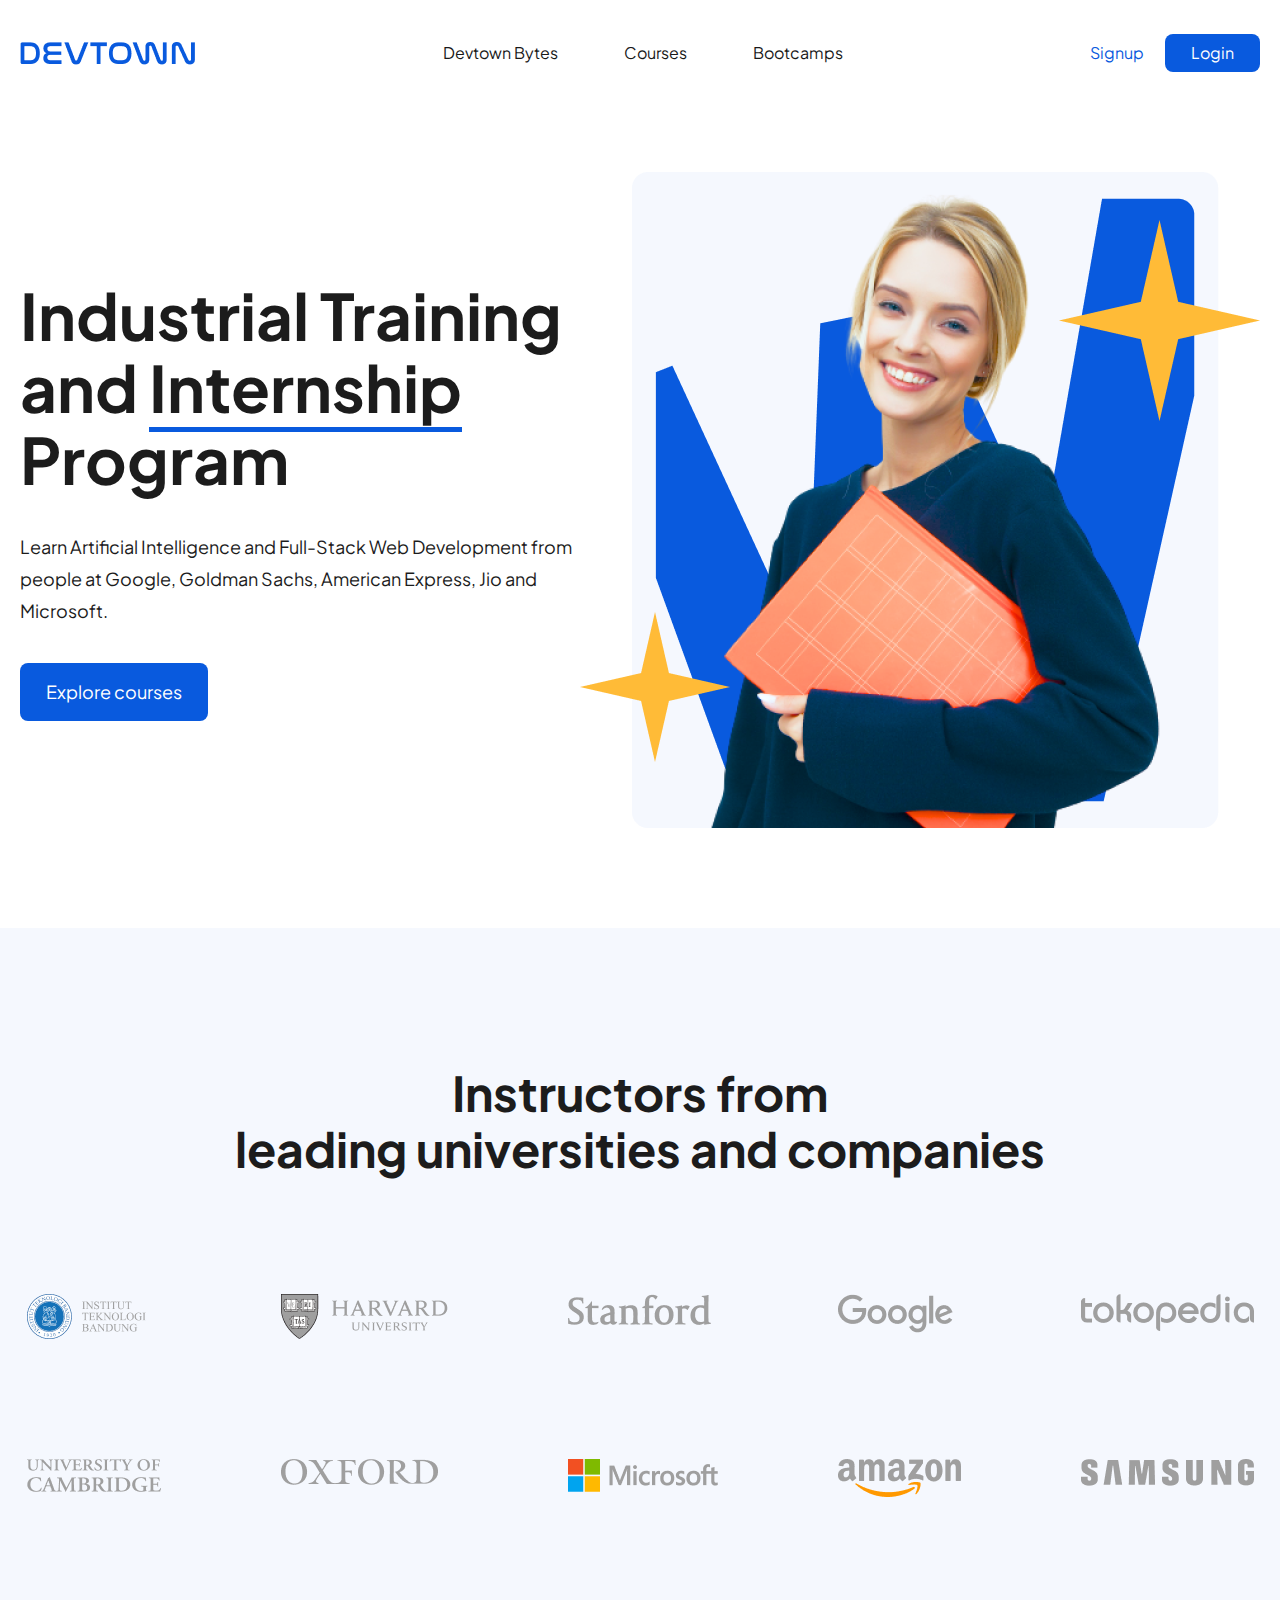
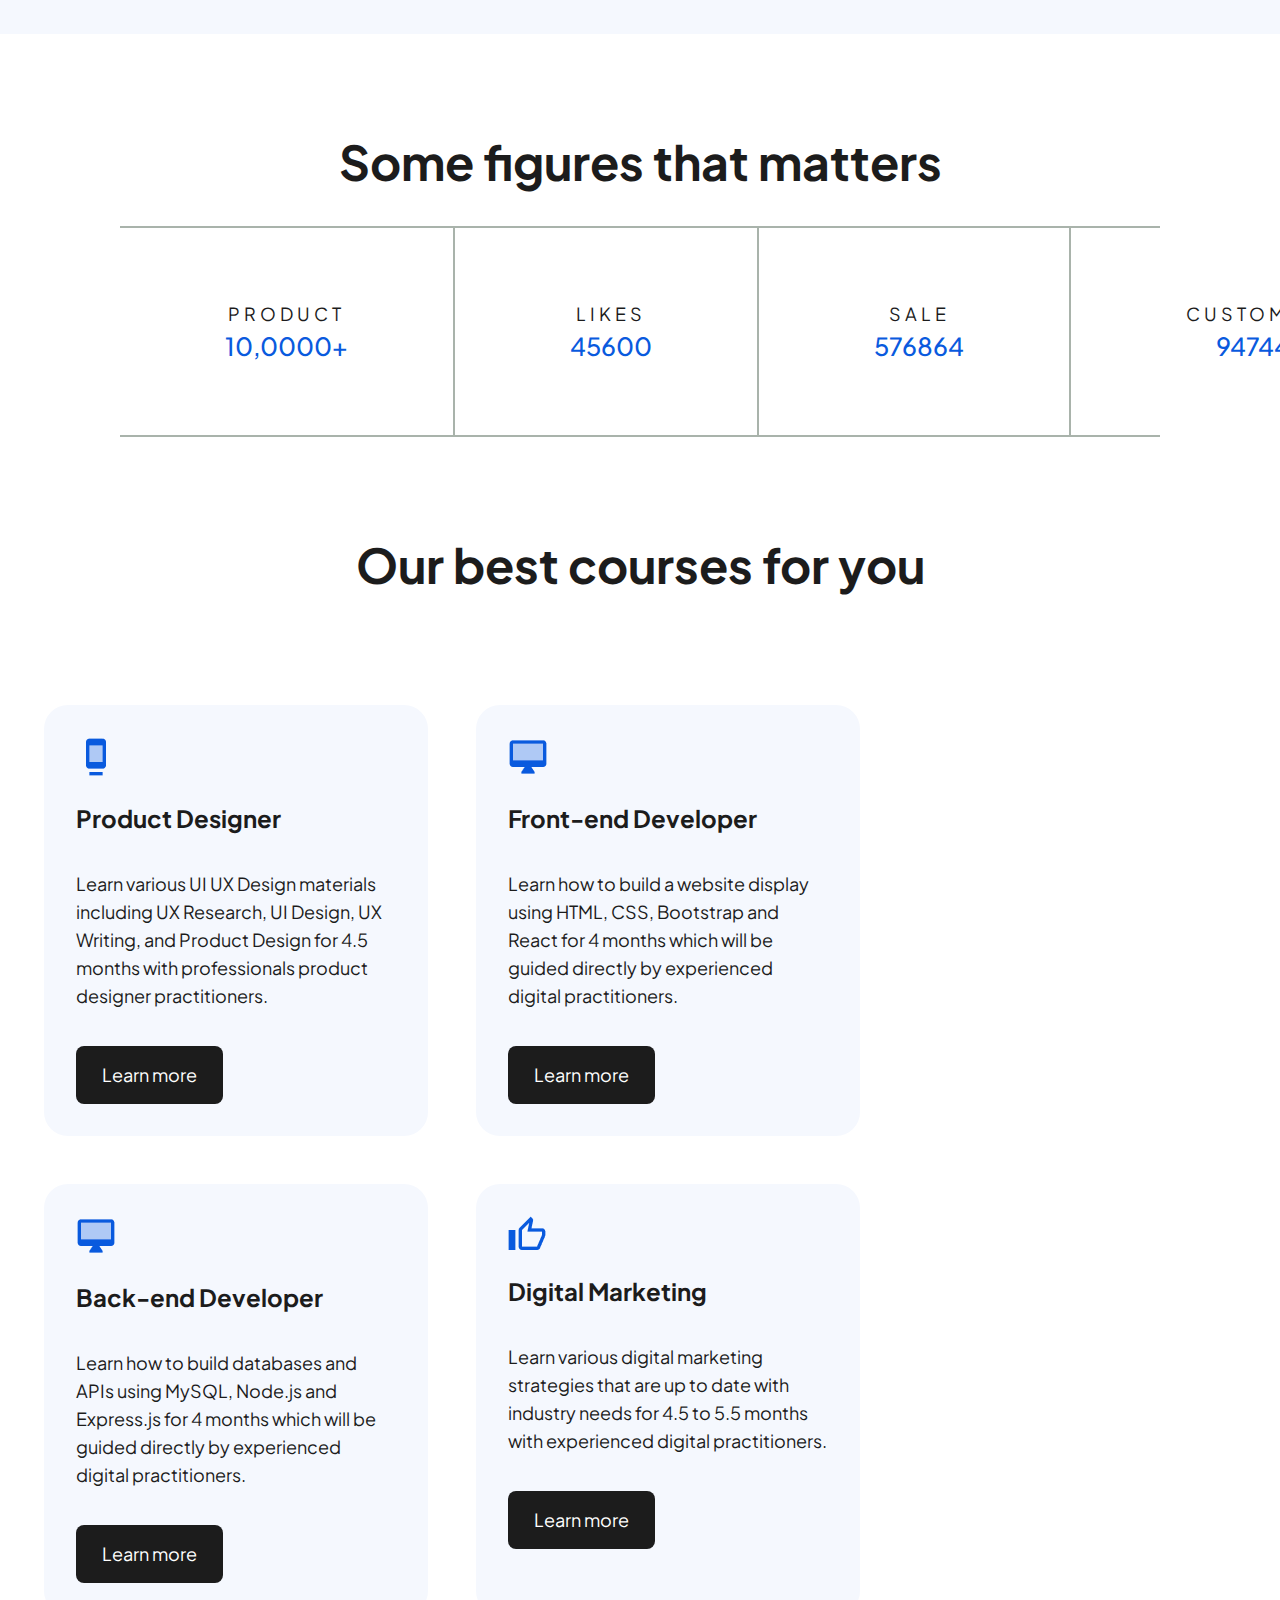
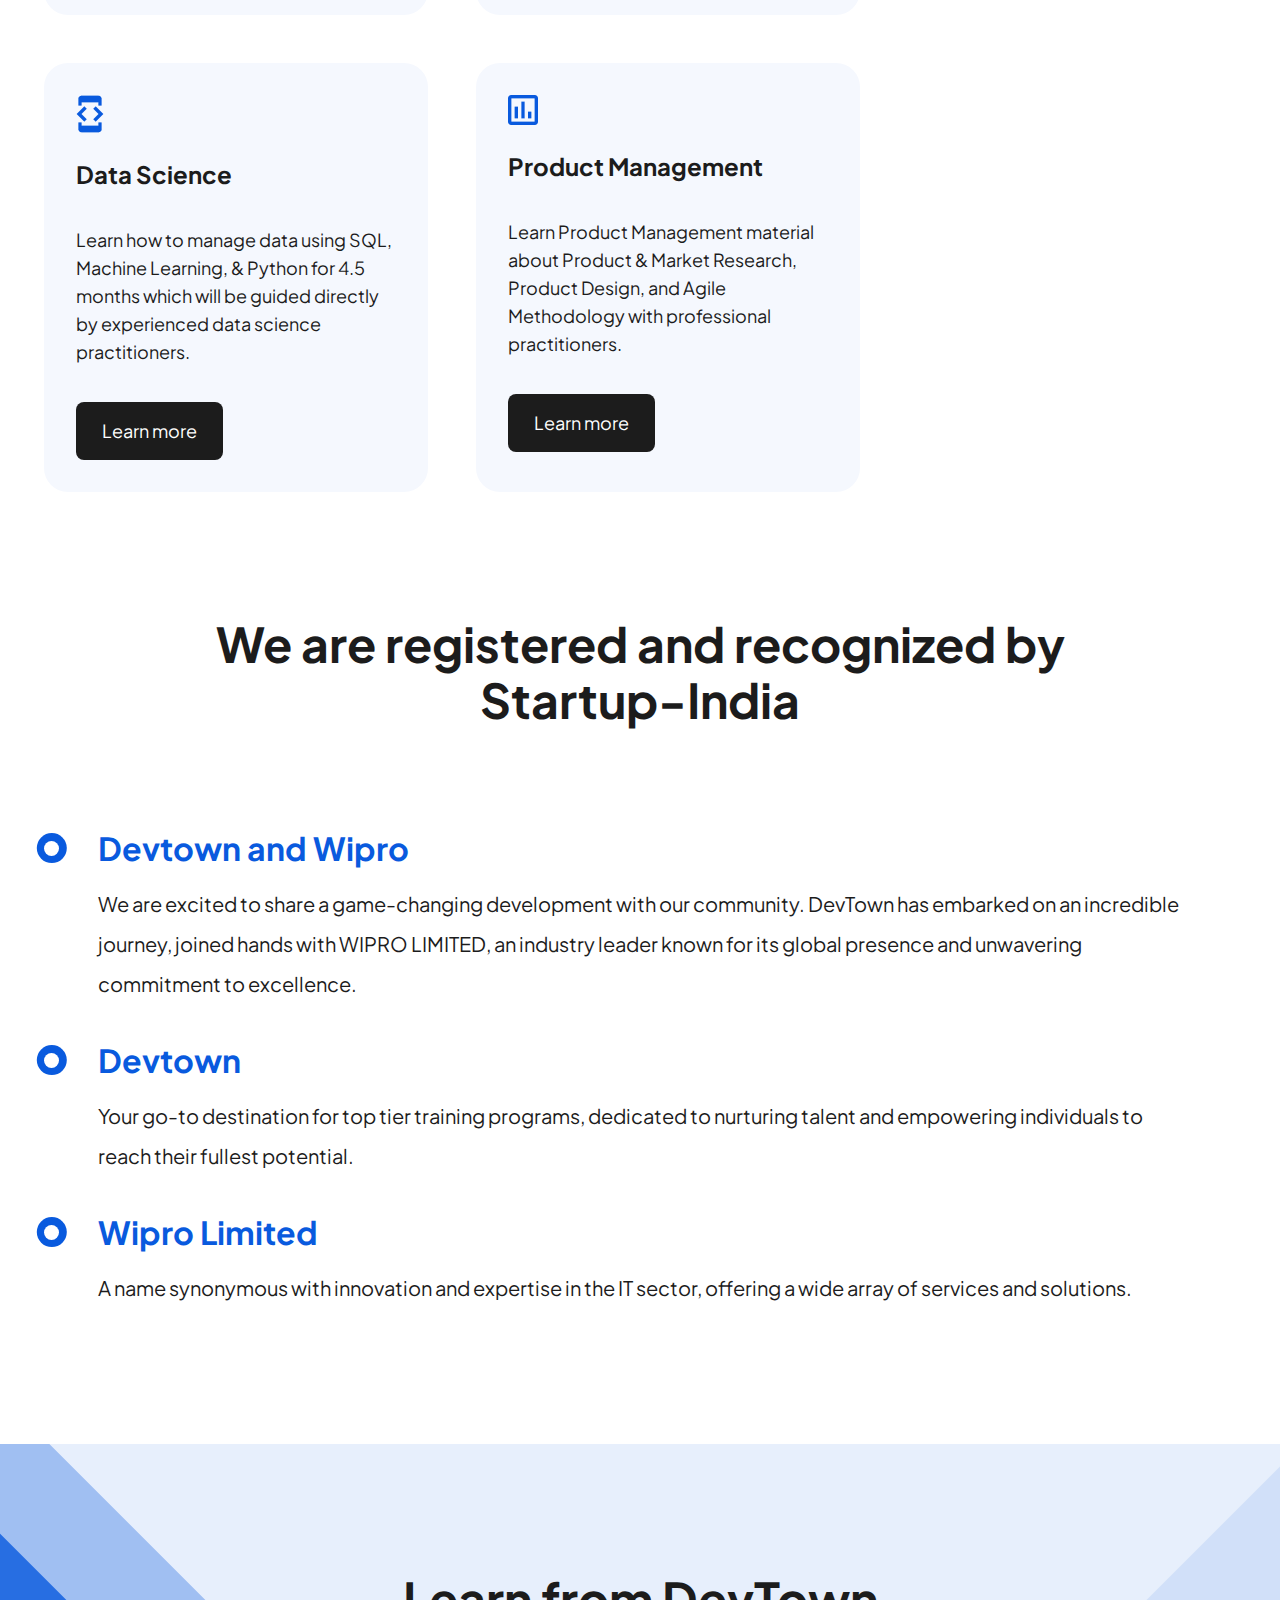
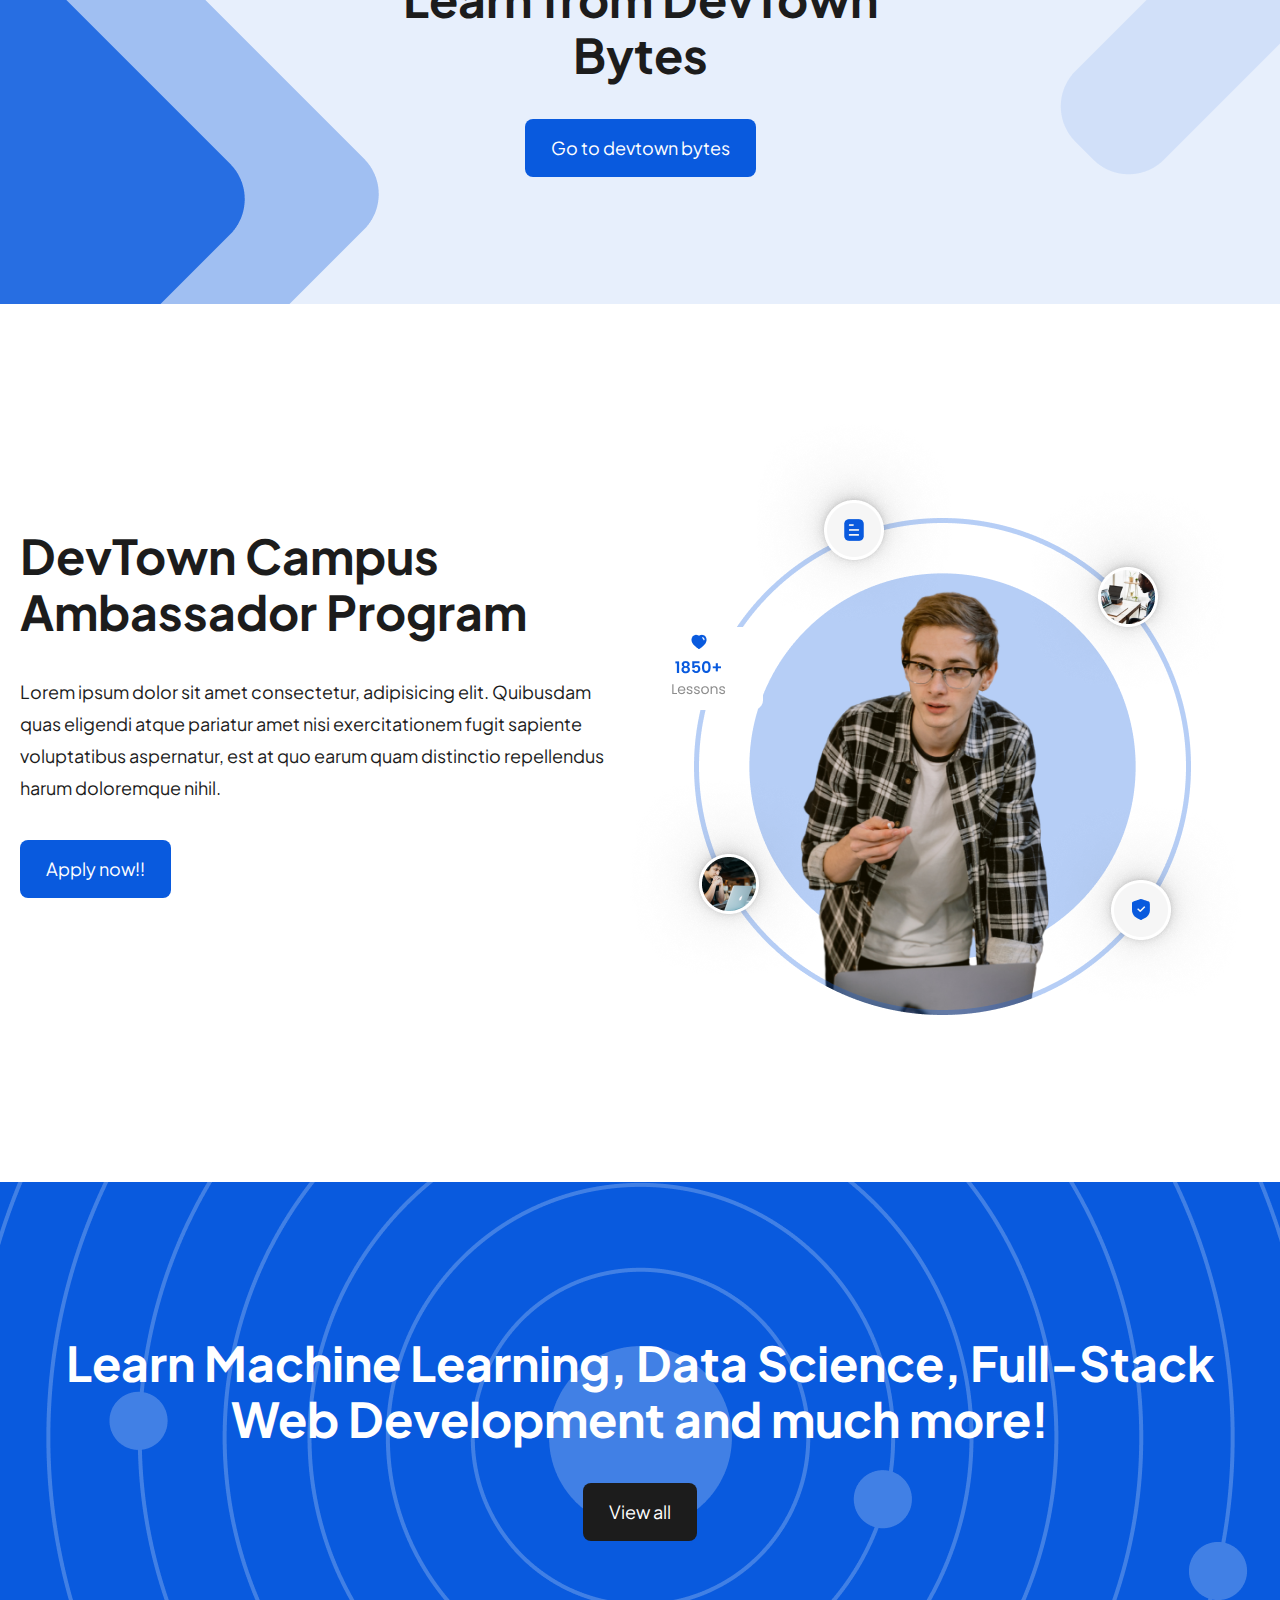
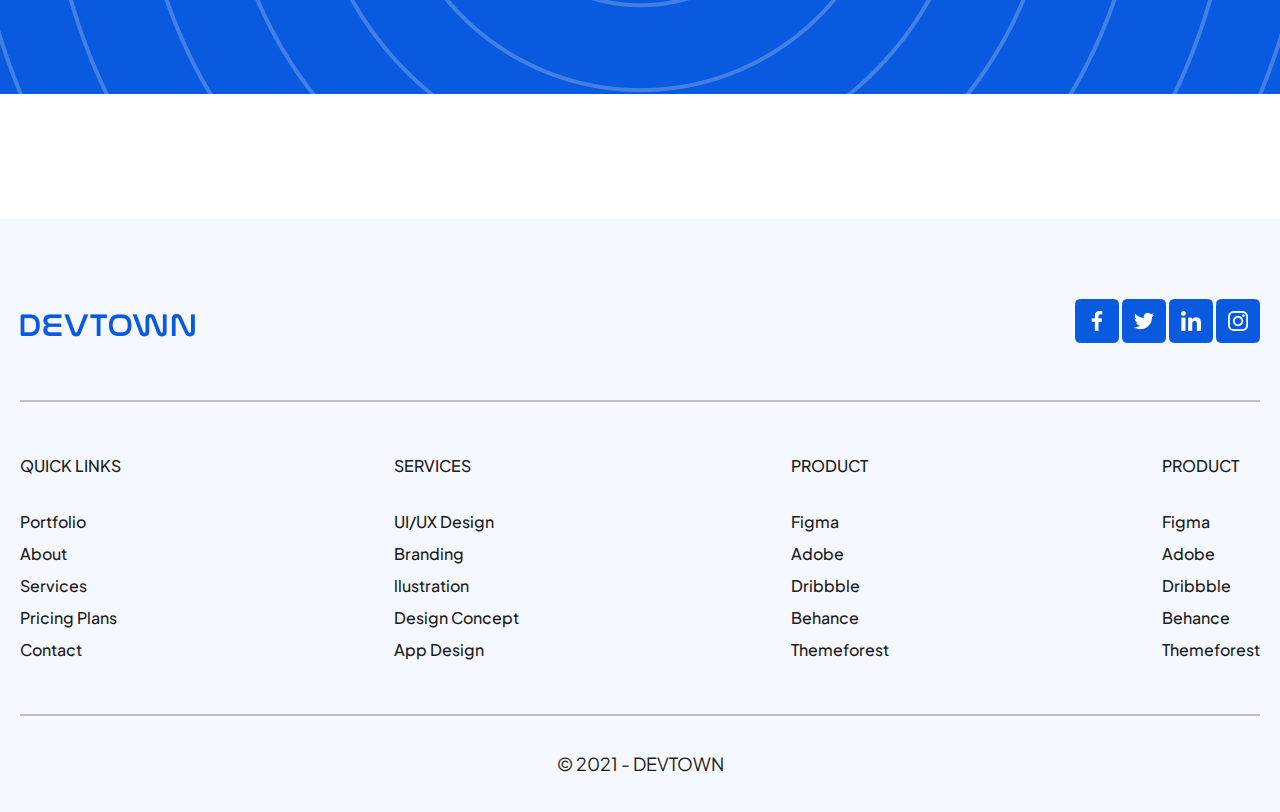
<file: index.html>
<!DOCTYPE html>
<html lang="en">

<head>
    <meta charset="UTF-8">
    <meta name="viewport" content="width=device-width, initial-scale=1.0">
    <link rel="preconnect" href="https://fonts.googleapis.com">
    <link rel="preconnect" href="https://fonts.gstatic.com" crossorigin>
    <link
        href="https://fonts.googleapis.com/css2?family=Plus+Jakarta+Sans:ital,wght@0,200;0,300;0,400;0,500;0,600;0,700;0,800;1,200;1,300;1,400;1,500;1,600;1,700;1,800&display=swap"
        rel="stylesheet">
    <link rel="stylesheet" href="./styles.css">
    <title>Devtown</title>
</head>

<body>
    <div class="site-wrapper">
        <header class="site-header">
            <div class="container">
                <div class="menu">
                    <img src="./assets/images/DEVTOWN.png" alt="company logo" style="width: auto; height: 
                    auto;">
                    <div class="middle-menu">
                        <a href="#">Devtown Bytes</a>
                        <a href="#">Courses</a>
                        <a href="#">Bootcamps</a>
                    </div>
                    <div class="signup-login">
                        <a href="#" class="signup">Signup</a>
                        <a href="#" class="btn btn-primary">Login</a>
                    </div>
                </div>
            </div>
        </header><!--Header end-->

        <main class="site-content">

            <section class="explore-courses">
                <div class="container">
                    <div class="explore-courses__info">
                        <div class="secA">
                            <h1>Industrial Training
                                and <span class="internship"> Internship </span> Program</h1>
                            <p>Learn Artificial Intelligence and Full-Stack Web Development from people at Google,
                                Goldman
                                Sachs, American Express, Jio and Microsoft.</p>
                            <a href="#" class="btn btn-primary">Explore courses</a>
                        </div>
                        <img src="./assets/images/Illustration.png" alt="Illustration">
                    </div>
                </div>
            </section><!--explore-courses end-->

            <section class="universities_companies">
                <div class="container">
                    <div class="universities_companies__info">
                        <h2>Instructors from <br>leading universities and companies</h2>
                        <div class="universities_companies__imgs">
                            <img class="imageB" src="./assets/images/bandung.png" alt="Institute Technology Bandung">
                            <img class="imageB" src="./assets/images/harvard.png" alt="Harvard University">
                            <img class="imageB" src="./assets/images/standford.png" alt="Stanford">
                            <img class="imageB" src="./assets/images/google.png" alt="Google">
                            <img class="imageB" src="./assets/images/tokopedia.png" alt="Tokopedia">
                            <img class="imageB" src="./assets/images/cambridge.png" alt="University of cambridge">
                            <img class="imageB" src="./assets/images/oxford.png" alt="Oxford">
                            <img class="imageB" src="./assets/images/microsoft.png" alt="Microsoft">
                            <img class="imageB" src="./assets/images/amazon.png" alt="Amazon">
                            <img class="imageB" src="./assets/images/samsung.png" alt="Samsung">
                        </div>
                    </div>
                </div>
            </section><!--universities_companies end-->

            <section class="figures">
                <div class="container">
                    <h2>Some figures that matters</h2>
                    <ul class="figures__info">
                        <li>
                            <span class="letters">PRODUCT</span> <br>
                            <span class="numbers"> 10,0000+ </span>
                        </li>
                        <li>
                            <span class="letters"> LIKES </span> <br>
                            <span class="numbers"> 45600 </span>
                        </li>
                        <li>
                            <span class="letters">SALE</span> <br>
                            <span class="numbers"> 576864 </span>
                        </li>
                        <li>
                            <span class="letters"> CUSTOMERS</span> <br>
                            <span class="numbers"> 947444 </span>
                        </li>
                    </ul>
            </section><!--figures end-->

            <section class="block-best-courses">
                <div class="container">
                    <h2>Our best courses for you</h2>

                    <div class="card-wrapper">
                        <div class="card-courses ">
                            <img src="./assets/images/dock (1).png" alt="dock" class="card-courses-icon">
                            <h4>Product Designer</h4>
                            <p>Learn various UI UX Design materials including UX Research, UI Design, UX Writing, and
                                Product
                                Design for 4.5 months with professionals product designer practitioners.</p>
                            <a href="#" class="btn btn-secondary">Learn more</a>
                        </div>
                        <div class="card-courses">
                            <img src="./assets/images/desktop_mac.png" alt="dock" class="card-courses-icon">
                            <h4>Front-end Developer</h4>
                            <p>Learn how to build a website display using HTML, CSS, Bootstrap and React for 4 months
                                which
                                will be guided directly by experienced digital practitioners.</p>
                            <a href="#" class="btn btn-secondary">Learn more</a>
                        </div>
                        <div class="card-courses">
                            <img src="./assets/images/desktop_mac.png" alt="dock" class="card-courses-icon">
                            <h4>Back-end Developer</h4>
                            <p>Learn how to build databases and APIs using MySQL, Node.js and Express.js for 4 months
                                which
                                will be guided directly by experienced digital practitioners.</p>
                            <a href="#" class="btn btn-secondary">Learn more</a>
                        </div>
                        <div class="card-courses">
                            <img src="./assets/images/Vector (1).png" alt="dock" class="card-courses-icon">
                            <h4>Digital Marketing</h4>
                            <p>Learn various digital marketing strategies that are up to date with industry needs for
                                4.5 to
                                5.5 months with experienced digital practitioners.</p>
                            <a href="#" class="btn btn-secondary">Learn more</a>
                        </div>
                        <div class="card-courses">
                            <img src="./assets/images/Vector (2).png" alt="dock" class="card-courses-icon">
                            <h4>Data Science</h4>
                            <p>Learn how to manage data using SQL, Machine Learning, & Python for 4.5 months which will
                                be
                                guided directly by experienced data science practitioners.</p>
                            <a href="#" class="btn btn-secondary">Learn more</a>
                        </div>
                        <div class="card-courses">
                            <img src="./assets/images/Vector (3).png" alt="dock" class="card-courses-icon">
                            <h4>Product Management</h4>
                            <p>Learn Product Management material about Product & Market Research, Product Design, and
                                Agile
                                Methodology with professional practitioners.</p>
                            <a href="#" class="btn btn-secondary">Learn more</a>
                        </div>
                    </div>
                </div>
            </section><!--block-courses module end-->

            <section class="registered">
                <div class="container">
                    <div class="registered__info">
                        <h2>We are registered and recognized by <br> Startup-India</h2>
                        <div class="registered__info_txt">
                            <h3>Devtown and Wipro</h3>
                            <p>
                                We are excited to share a game-changing development with our community. DevTown has
                                embarked
                                on
                                an
                                incredible journey, joined hands with WIPRO LIMITED, an industry leader known for its
                                global
                                presence and unwavering commitment to excellence.
                            </p>
                            <h3>Devtown</h3>
                            <p>
                                Your go-to destination for top tier training programs, dedicated to nurturing talent and
                                empowering individuals to reach their fullest potential.
                            </p>
                            <h3>Wipro Limited</h3>
                            <p>
                                A name synonymous with innovation and expertise in the IT sector, offering a wide array
                                of
                                services and solutions.
                            </p>
                        </div>
                    </div>
                </div>
            </section><!--registered end-->


            <section class="block-learn">
                <div class="container">
                    <div class="block-learn__info">
                        <h2>Learn from DevTown Bytes</h2>
                        <a href="#" class="btn btn-primary">Go to devtown bytes</a>
                    </div>

                </div>
            </section>
            </section> <!--block-learn__info module end-->

            <section class="devtown_campus">
                <div class="container">
                    <div class="devtown_campus__content">
                        <div class="devtown_campus__info">
                            <h2>DevTown Campus Ambassador Program</h2>
                            <p>Lorem ipsum dolor sit amet consectetur, adipisicing elit. Quibusdam quas eligendi atque
                                pariatur amet nisi exercitationem fugit sapiente voluptatibus aspernatur, est at quo
                                earum
                                quam distinctio repellendus harum doloremque nihil.</p>
                            <a href="#" class="btn btn-primary">Apply now!!</a>
                        </div>
                        <img src="./assets/images/Group 15.png" alt="">
                    </div>
                </div>
            </section><!--Devtown campus end-->

            <section class="block-learn_more">
                <img src="./assets/images/Mask group.png" alt="cover images" width="1440px" height="512px">
                <div class="container">
                    <div class="more_info">
                        <h2>Learn Machine Learning, Data Science,
                            Full-Stack Web Development and much more!</h2>
                        <a href="#" class="btn btn-secondary">View all</a>
                    </div>
                </div>
            </section><!--Block learn more end-->

        </main>

        <footer class="site-footer">
            <div class="footer-bg">
                <div class="container">

                    <div class="footer-logos">
                        <img src="./assets/images/DEVTOWN.png" alt="logo">
                        <div class="footer-socialmedia">
                            <img src="./assets/images/Social Media.png" alt="facebook">
                            <img src="./assets/images/Social Media-1.png" alt="twitter">
                            <img src="./assets/images/Social Media-2.png" alt="linkedin">
                            <img src="./assets/images/Social Media-3.png" alt="instagram">
                        </div>
                    </div>

                    <div class="footer-links">
                        <ul class="first-links">
                            <li class="link-heading">QUICK LINKS</li>
                            <li><a href="#">Portfolio</a></li>
                            <li><a href="#">About</a></li>
                            <li><a href="#">Services</a></li>
                            <li><a href="#">Pricing Plans</a></li>
                            <li><a href="#">Contact</a></li>
                        </ul>
                        <ul class="second-links">
                            <li class="link-heading">SERVICES</li>
                            <li><a href="#">UI/UX Design</a></li>
                            <li><a href="#">Branding</a></li>
                            <li><a href="#">llustration</a></li>
                            <li><a href="#">Design Concept</a></li>
                            <li><a href="#">App Design</a></li>
                        </ul>
                        <ul class="third-links">
                            <li class="link-heading">PRODUCT</li>
                            <li><a href="#">Figma</a></li>
                            <li><a href="#">Adobe</a></li>
                            <li><a href="#">Dribbble</a></li>
                            <li><a href="#">Behance</a></li>
                            <li><a href="#">Themeforest</a></li>
                        </ul>
                        <ul class="fourth-links">
                            <li class="link-heading">PRODUCT</li>
                            <li><a href="#">Figma</a></li>
                            <li><a href="#">Adobe</a></li>
                            <li><a href="#">Dribbble</a></li>
                            <li><a href="#">Behance</a></li>
                            <li><a href="#">Themeforest</a></li>
                        </ul>
                    </div>
                    <div class="ft-end"> © 2021 - DEVTOWN </div>
                </div>
            </div>
        </footer><!--footer end-->
    </div>
</body>

</html>
</file>
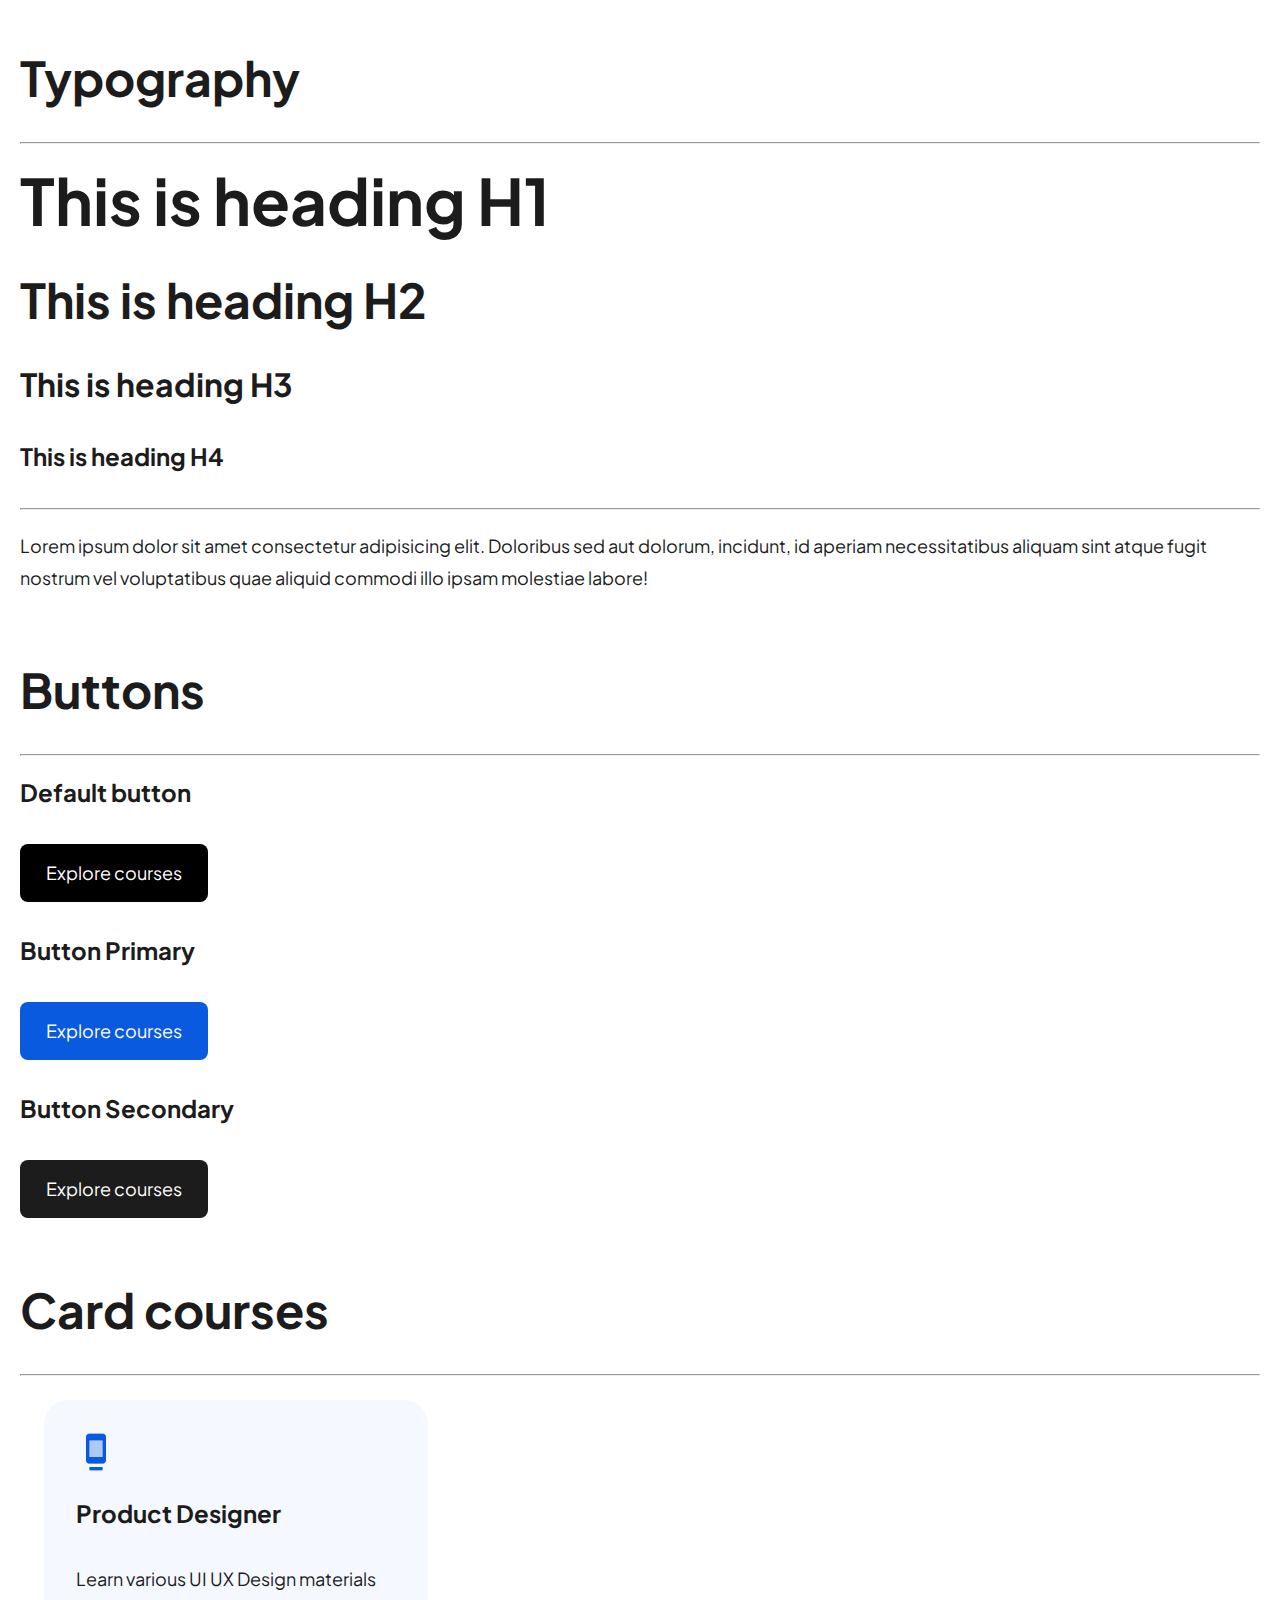
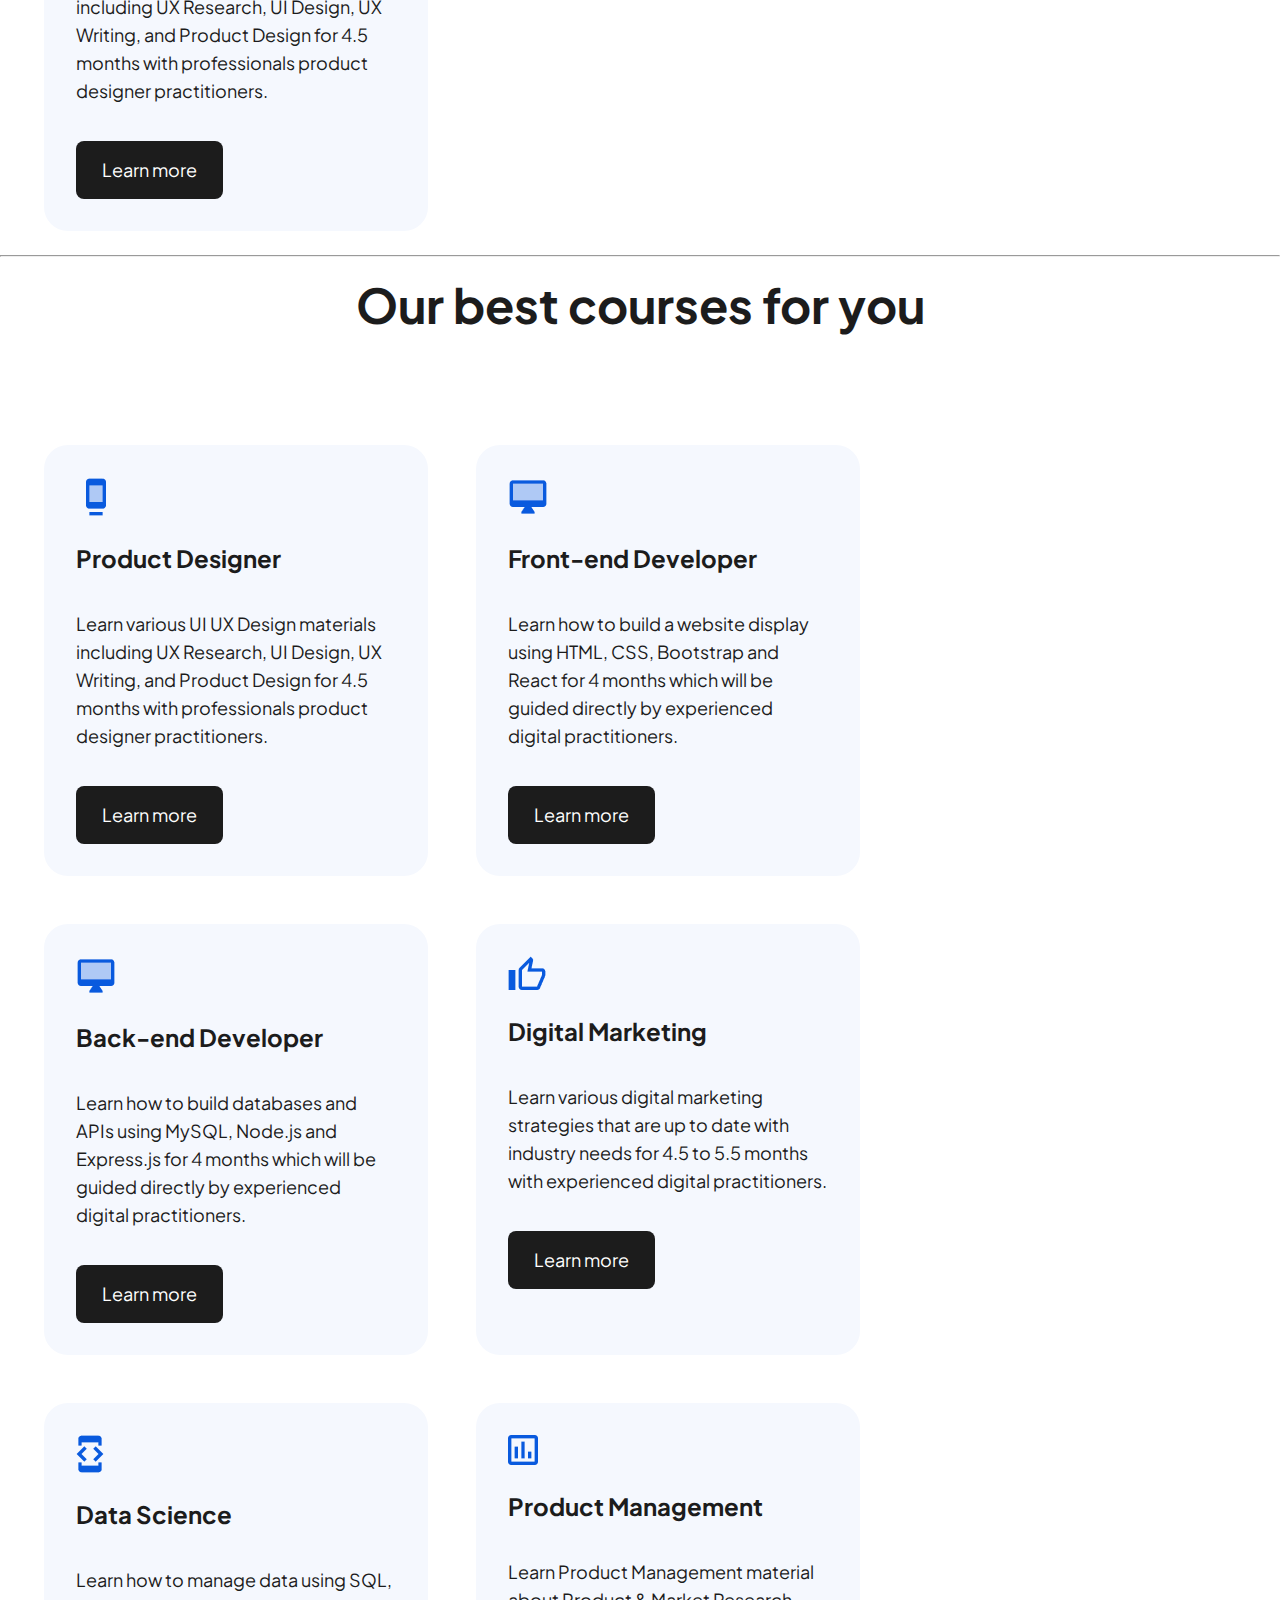
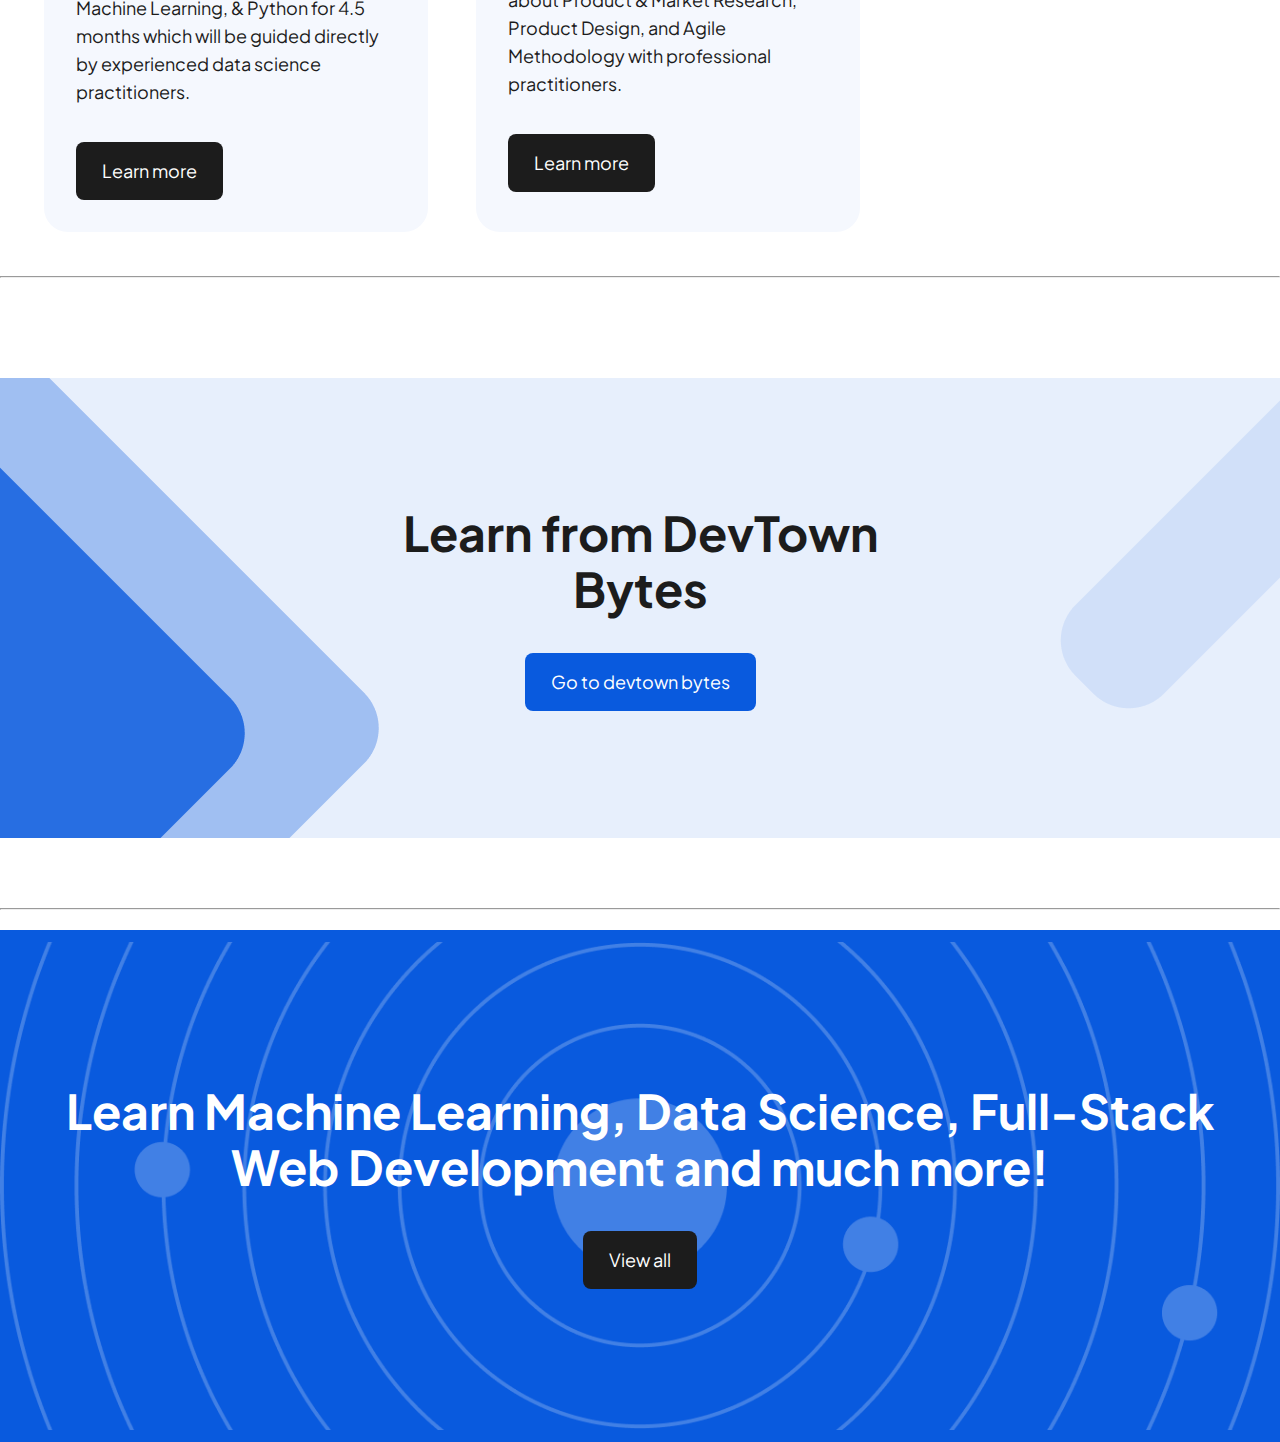
<file: components.html>
<!DOCTYPE html>
<html lang="en">

<head>
    <meta charset="UTF-8">
    <meta name="viewport" content="width=device-width, initial-scale=1.0">
    
    <link rel="preconnect" href="https://fonts.googleapis.com">
    <link rel="preconnect" href="https://fonts.gstatic.com" crossorigin>
    <link href="https://fonts.googleapis.com/css2?family=Plus+Jakarta+Sans:ital,wght@0,200;0,300;0,400;0,500;0,600;0,700;0,800;1,200;1,300;1,400;1,500;1,600;1,700;1,800&display=swap" rel="stylesheet">

    <link rel="stylesheet" href="./styles.css">
    <title>Document</title>
</head>

<body>
    <section class="block-components" style="padding-top: 50px; padding-bottom: 50px;">
        <div class="container">
            <div>
                <h2>Typography</h2>
                <hr style="margin-top: 20px; margin-bottom: 20px;">

                <h1>This is heading H1</h1>
                <h2>This is heading H2</h2>
                <h3>This is heading H3</h3>
                <h4>This is heading H4</h4>
                <hr style="margin-top: 20px; margin-bottom: 20px;">
                <p>Lorem ipsum dolor sit amet consectetur adipisicing elit. Doloribus sed aut dolorum, incidunt, id
                    aperiam necessitatibus aliquam sint atque fugit nostrum vel voluptatibus quae aliquid commodi illo
                    ipsam molestiae labore!</p> <!--Typography end-->
                <br>
                <h2>Buttons</h2>
                <hr style="margin-top: 20px; margin-bottom: 20px;">
                <h4>Default button</h4>
                <a href="#" class="btn">Explore courses</a>
                <br>
                <br>
                <h4>Button Primary</h4>
                <a href="#" class="btn btn-primary">Explore courses</a>
                <br>
                <br>
                <h4>Button Secondary</h4>
                <a href="#" class="btn btn-secondary">Explore courses</a>
            </div><!--Buttons component end-->



            <br>
            <br>
            <h2>Card courses</h2>
            <hr style="margin-top: 20px; margin-bottom: 20px;">
            <div class="card-courses">
                <img src="./assets/images/dock (1).png" alt="dock" class="card-courses-icon">
                <h4>Product Designer</h4>
                <p>Learn various UI UX Design materials including UX Research, UI Design, UX Writing, and Product Design
                    for 4.5 months with professionals product designer practitioners.</p>
                <a href="#" class="btn btn-secondary">Learn more</a>
            </div><!--Card courses component end-->
        </div>

        <hr style="margin-top: 20px; margin-bottom: 20px;">
        <section class="block-best-courses">
            <div class="container">
                <h2>Our best courses for you</h2>

                <div class="card-wrapper">
                    <div class="card-courses ">
                        <img src="./assets/images/dock (1).png" alt="dock" class="card-courses-icon">
                        <h4>Product Designer</h4>
                        <p>Learn various UI UX Design materials including UX Research, UI Design, UX Writing, and
                            Product
                            Design for 4.5 months with professionals product designer practitioners.</p>
                        <a href="#" class="btn btn-secondary">Learn more</a>
                    </div>
                    <div class="card-courses">
                        <img src="./assets/images/desktop_mac.png" alt="dock" class="card-courses-icon">
                        <h4>Front-end Developer</h4>
                        <p>Learn how to build a website display using HTML, CSS, Bootstrap and React for 4 months which
                            will be guided directly by experienced digital practitioners.</p>
                        <a href="#" class="btn btn-secondary">Learn more</a>
                    </div>
                    <div class="card-courses">
                        <img src="./assets/images/desktop_mac.png" alt="dock" class="card-courses-icon">
                        <h4>Back-end Developer</h4>
                        <p>Learn how to build databases and APIs using MySQL, Node.js and Express.js for 4 months which
                            will be guided directly by experienced digital practitioners.</p>
                        <a href="#" class="btn btn-secondary">Learn more</a>
                    </div>
                    <div class="card-courses">
                        <img src="./assets/images/Vector (1).png" alt="dock" class="card-courses-icon">
                        <h4>Digital Marketing</h4>
                        <p>Learn various digital marketing strategies that are up to date with industry needs for 4.5 to
                            5.5 months with experienced digital practitioners.</p>
                        <a href="#" class="btn btn-secondary">Learn more</a>
                    </div>
                    <div class="card-courses">
                        <img src="./assets/images/Vector (2).png" alt="dock" class="card-courses-icon">
                        <h4>Data Science</h4>
                        <p>Learn how to manage data using SQL, Machine Learning, & Python for 4.5 months which will be
                            guided directly by experienced data science practitioners.</p>
                        <a href="#" class="btn btn-secondary">Learn more</a>
                    </div>
                    <div class="card-courses">
                        <img src="./assets/images/Vector (3).png" alt="dock" class="card-courses-icon">
                        <h4>Product Management</h4>
                        <p>Learn Product Management material about Product & Market Research, Product Design, and Agile
                            Methodology with professional practitioners.</p>
                        <a href="#" class="btn btn-secondary">Learn more</a>
                    </div>
                </div>
            </div>
        </section><!--block-courses module end-->

        <hr style="margin-top: 20px; margin-bottom: 20px;">
        <section class="block-learn">
            <div class="container">
                <div class="block-learn__info">
                    <h2>Learn from DevTown Bytes</h2>
                    <a href="#" class="btn btn-primary">Go to devtown bytes</a>
                </div>

            </div>
        </section>
    </section> <!--block-learn__info module end-->

    <!-- <div class="container">
     <div class="circle">  
        <div class="smCircle">
        
        </div>
     </div> 
     </div> -->
    <!-- <div class="container">
     <div class="hello"></div>
     </div> --> <!--end of circle component-->

    <hr style="margin-top: 20px; margin-bottom: 20px;">

    <section class="block-learn_more">
    <img src="./assets/images/Mask group.png" alt="cover images">
            <div class="container">
                <div class="more_info">
                    <h2>Learn Machine Learning, Data Science,
                        Full-Stack Web Development and much more!</h2>
                    <a href="#" class="btn btn-secondary">View all</a>
                </div>
            </div>
       
    </section>

</body>

</html>
</file>
<file: styles.css>
/* global css */
@import "./assets/css/global.css";

/* components css */
@import "./assets/css/components/button.css";
@import "./assets/css/components/card.css";
@import "./assets/css/components/circle.css";


/* modules css */
@import "./assets/css/modules/explore-courses.css";
@import "./assets/css/modules/block-learn.css";
@import "./assets/css/modules/block-best-courses.css";
@import "./assets/css/modules/block-learn_more.css";
@import "./assets/css/modules/universities_companies.css";
@import "./assets/css/modules/figures.css";
@import "./assets/css/modules/registered.css";
@import "./assets/css/modules/devtown_campus.css";

/* Header */
@import "./assets/css/site-header.css";


/* Footer */
@import "./assets/css/site-footer.css";

/* page css */
</file>
